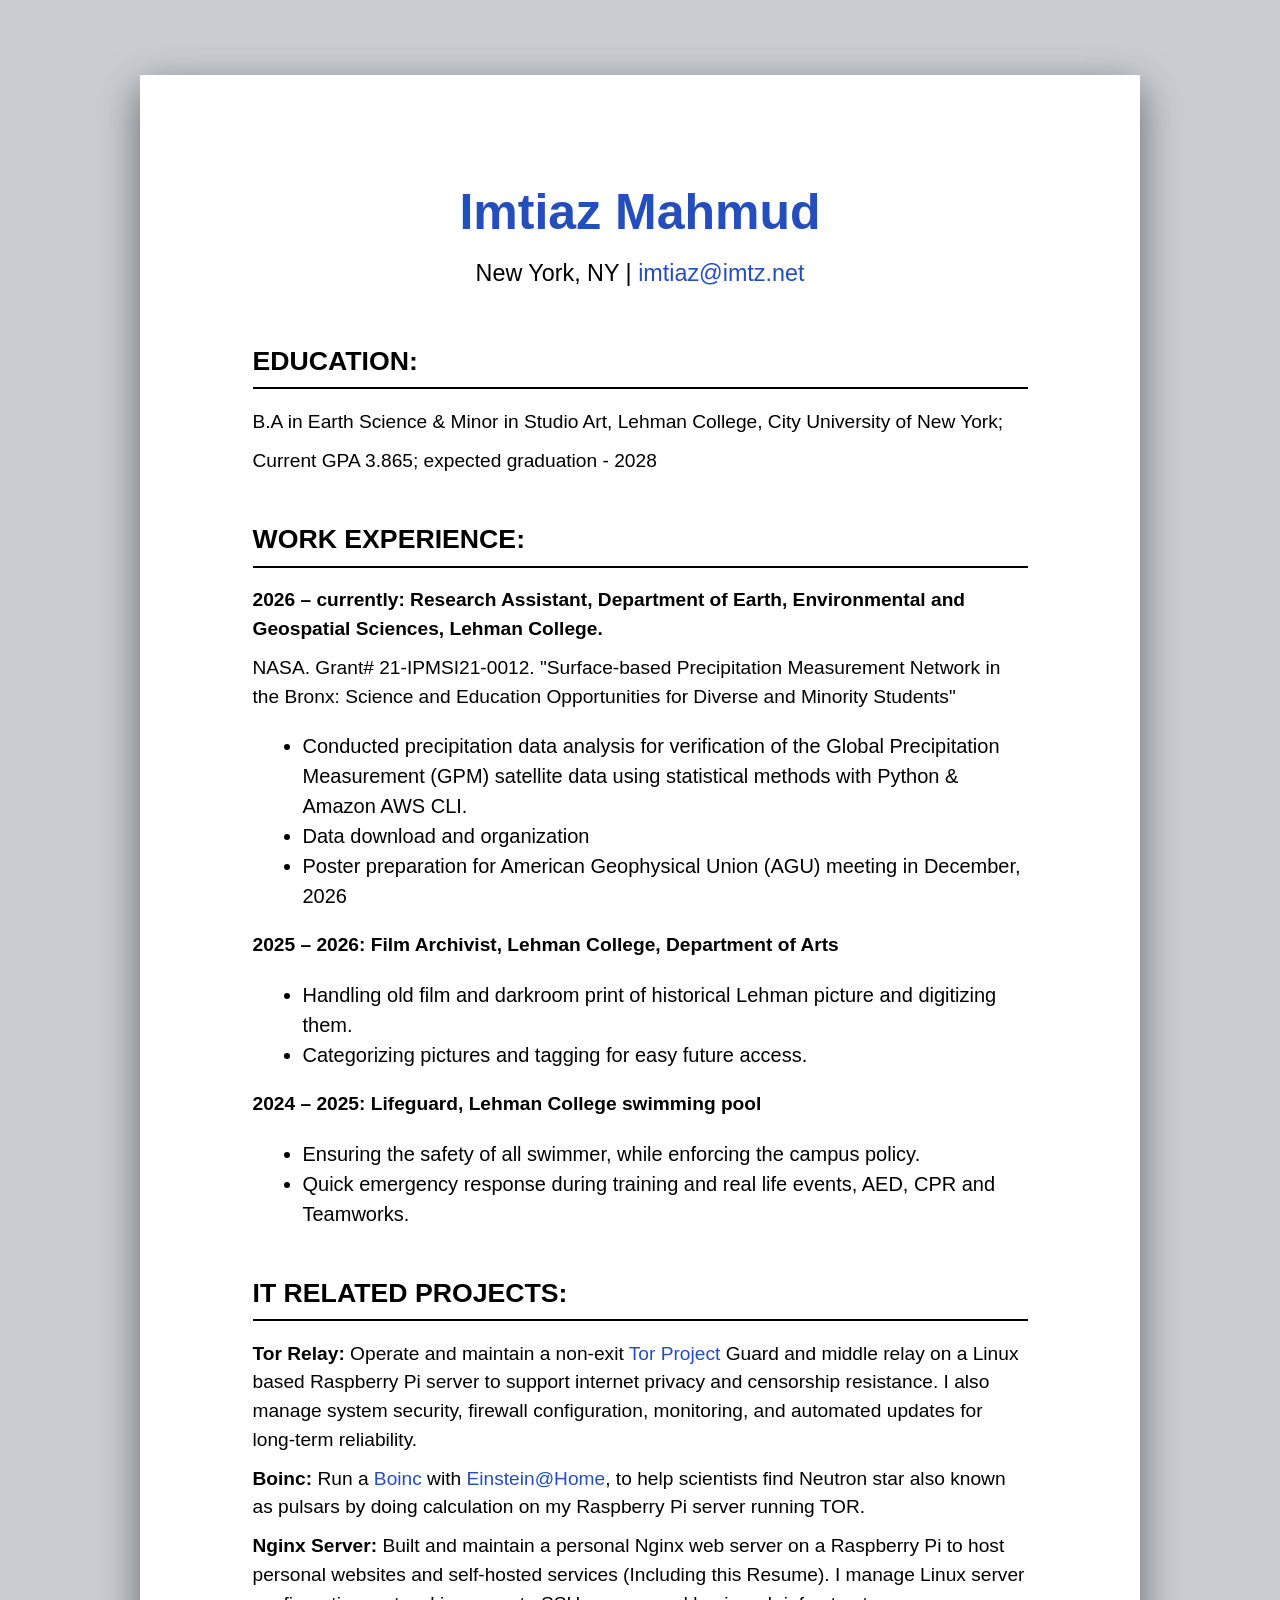
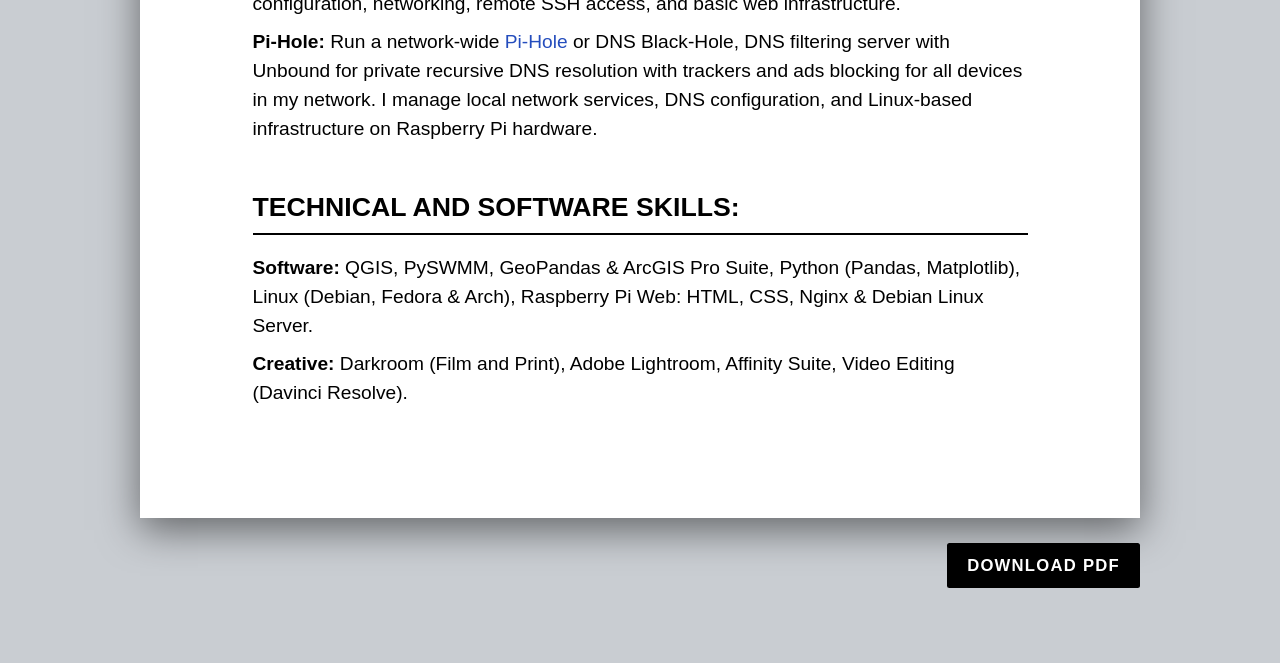
<file: cv/cv.html>
<!DOCTYPE html>
<html lang="en">
<head>
    <meta charset="UTF-8">
    <meta name="viewport" content="width=device-width, initial-scale=1.0">
    <meta name="description" content="Imtiaz Mahmud's CV or Resume|Education,Skills & Jobs.">
    <meta name="keywords" content="imtiaz mahmud, cv, resume, NASA research, Education, work experience">
    <meta name="robots" content="index, follow">
    <meta name="author" content="Imtiaz Mahmud">
    <title>Imtiaz Mahmud | CV</title>
    <link rel="stylesheet" href="cv.css">
    <link rel="icon" type="image/png" sizes="32x32" href="../images/love.png">
</head>
<body>
<body>

    <div class="paper">
    <header>
        <h1> <a href="../index.html">Imtiaz Mahmud</a></h1>
        <p>New York, NY | <a href="mailto:imtiaz@imtz.net">imtiaz@imtz.net</a>
    </header>

    <section>
        <h2>Education:</h2>
        <p>B.A in Earth Science &amp; Minor in Studio Art, Lehman College, City University of New York;</p>
        <p>Current GPA 3.865; expected graduation - 2028</p>
    </section>

    <section>
        <h2>Work Experience:</h2>

        <p><strong>2026 – currently: Research Assistant, Department of Earth, Environmental and Geospatial Sciences, Lehman College.</strong></p>
        <p>NASA. Grant# 21-IPMSI21-0012. "Surface-based Precipitation Measurement Network in the Bronx: Science and Education Opportunities for Diverse and Minority Students"</p>
        <ul>
            <li>Conducted precipitation data analysis for verification of the Global Precipitation Measurement (GPM) satellite data using statistical methods with Python &amp; Amazon AWS CLI.</li>
            <li>Data download and organization</li>
            <li>Poster preparation for American Geophysical Union (AGU) meeting in December, 2026</li>
        </ul>

        <p><strong>2025 – 2026: Film Archivist, Lehman College, Department of Arts</strong></p>
        <ul>
            <li>Handling old film and darkroom print of historical Lehman picture and digitizing them.</li>
            <li>Categorizing pictures and tagging for easy future access.</li>
        </ul>

        <p><strong>2024 – 2025: Lifeguard, Lehman College swimming pool</strong></p>
        <ul>
            <li>Ensuring the safety of all swimmer, while enforcing the campus policy.</li>
            <li>Quick emergency response during training and real life events, AED, CPR and Teamworks.</li>
        </ul>
    </section>

    <section>
        <h2>IT Related Projects:</h2>

        <p><strong>Tor Relay:</strong> Operate and maintain a non-exit <a href="https://www.torproject.org/" target="_blank">Tor Project</a> Guard and middle relay on a Linux based Raspberry Pi server to support internet privacy and censorship resistance. I also manage system security, firewall configuration, monitoring, and automated updates for long-term reliability.</p>

        <p><strong>Boinc:</strong> Run a <a href="https://boinc.berkeley.edu/" target="_blank">Boinc</a> with <a href="https://einsteinathome.org/" target="_blank">Einstein@Home</a>, to help scientists find Neutron star also known as pulsars by doing calculation on my Raspberry Pi server running TOR.</p>

        <p><strong>Nginx Server:</strong> Built and maintain a personal Nginx web server on a Raspberry Pi to host personal websites and self-hosted services (Including this Resume). I manage Linux server configuration, networking, remote SSH access, and basic web infrastructure.</p>

        <p><strong>Pi-Hole:</strong> Run a network-wide <a href="https://pi-hole.net/" target="_blank">Pi-Hole</a> or DNS Black-Hole, DNS filtering server with Unbound for private recursive DNS resolution with trackers and ads blocking for all devices in my network. I manage local network services, DNS configuration, and Linux-based infrastructure on Raspberry Pi hardware.</p>
    </section>

    <section>
        <h2>Technical and Software Skills:</h2>

        <p><strong>Software:</strong> QGIS, PySWMM, GeoPandas &amp; ArcGIS Pro Suite, Python (Pandas, Matplotlib), Linux (Debian, Fedora &amp; Arch), Raspberry Pi Web: HTML, CSS, Nginx &amp; Debian Linux Server.</p>

        <p><strong>Creative:</strong> Darkroom (Film and Print), Adobe Lightroom, Affinity Suite, Video Editing (Davinci Resolve).</p>
    </section>
</div>

<div class="download-container">
    <a href="../cv/Imtiaz_Resume.pdf" download class="download-btn">Download PDF</a>
</div>

</body>
</html>
</file>
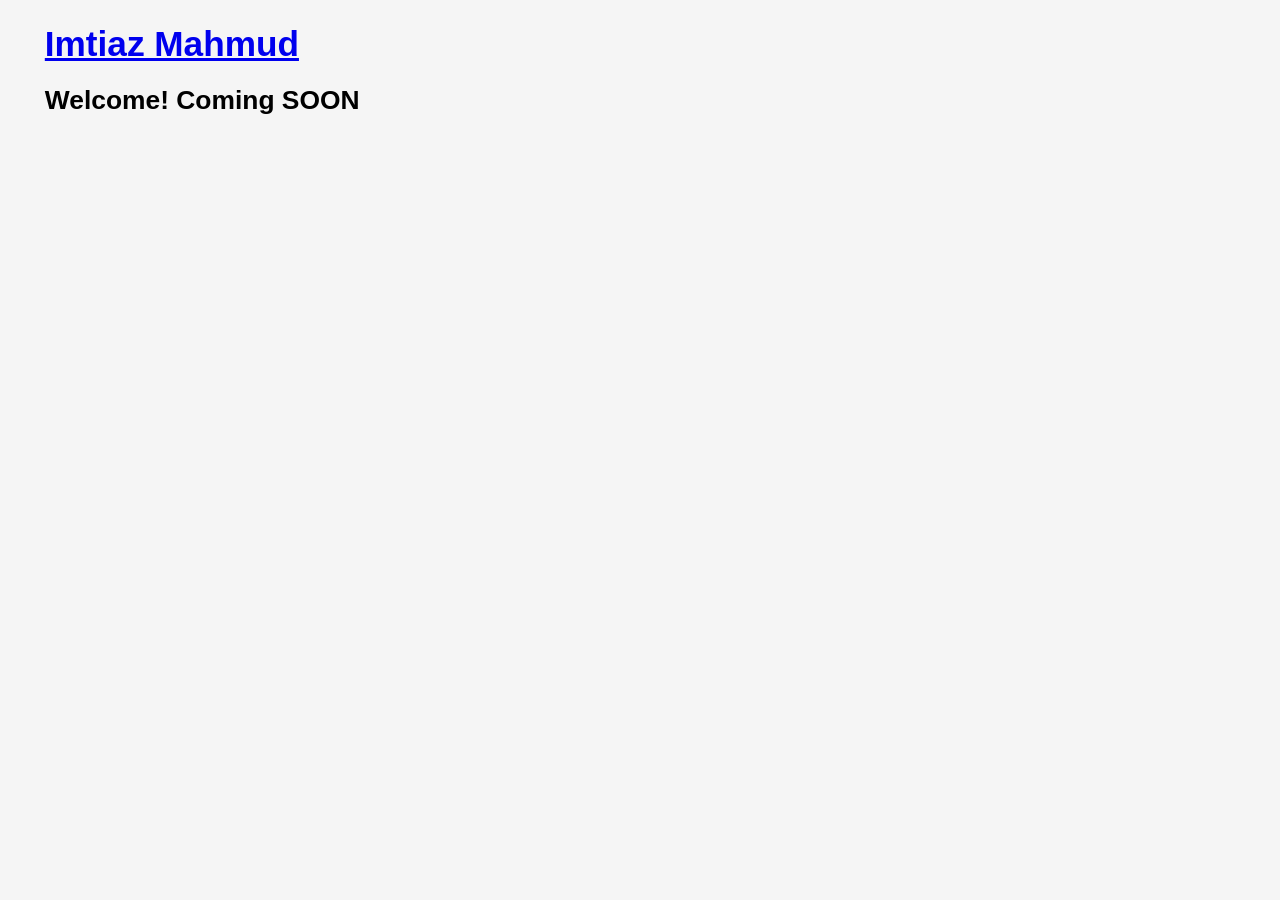
<file: photography/my_photos.html>
<!DOCTYPE html>
<html lang="en">
<head>
    <meta charset="UTF-8">
    <meta name="viewport" content="width=device-width, initial-scale=1.0">
    <meta name="description" content="Imtiaz Mahmud's | My photography section of this website.">
    <meta name="keywords" content="imtiaz mahmud, bronx new york, personal website, photography">
    <meta name="robots" content="index, follow">
    <meta name="author" content="Imtiaz Mahmud">
    <title>Imtiaz Photography</title>
    <link rel="stylesheet" href="../photography/photo.css">
    <link rel="icon" type="image/png" href="../images/love.png">
</head>
<header>
    <h1> <a href="../index.html">Imtiaz Mahmud</a></h1>
    <h2>Welcome! Coming SOON</h2>
</header>

<body>
    
</body>

</html>
</file>
<file: cv/cv.css>
:root {
    --bg-color: #c9cdd2; /* Calm grey desktop background */
    --paper-white: #ffffff;
    --text-color: #000000;
}

body {
    background-color: var(--bg-color);
    font-family:'Segoe UI', Tahoma, Geneva, Verdana, sans-serif;
    color: var(--text-color);
    line-height: 1.5;
    margin: 0;
    padding: 60px 20px;
    display: flex;
    justify-content: center;
    /* Add these two lines: */
    flex-direction: column; 
    align-items: center;
    zoom: 125%;
}

.paper {
    background-color: var(--paper-white);
    width: 100%;
    max-width: 800px; /* Standard letter width */
    padding: 80px 90px; /* Deep margins like a real document */
    box-shadow: 0 10px 30px rgba(0, 0, 0.2, 0.5); /* The float effect */
    box-sizing: border-box;
}

header {
    text-align: center;
    margin-bottom: 40px;
}

h1 {
    font-size: 30pt;
    margin: 0 0 5px 0;
    color:#363434;
}

header p {
    text-align: center;
    font-size: 14pt;
    margin: 0;
}

h2 {
    font-size: 16pt;
    text-transform: uppercase;
    border-bottom: 2.1px solid #000; /* Crisp divider line */
    padding-bottom: 5px;
    margin: 35px 0 15px 0;
}

.entry {
    margin-bottom: 20px;
}

/* This row pushes the title left and the date right automatically */
.row {
    display: flex;
    justify-content: space-between;
    margin-bottom: 5px;
    font-size: 11pt;
}

p {
    font-size: 11.5pt;
    margin: 0 0 8px 0;
    text-align:left; 
}

/* Container to align the button to the right side of the paper */
.download-container {
    width: 100%;
    max-width: 800px;
    text-align: right; 
    margin-top: 20px;
}

/* The Button Styling */
.download-btn {
    display: inline-block;
    background-color: #000;
    color: #fff;
    padding: 8px 16px;
    text-decoration: none;
    font-size: 10pt;
    font-weight: bold;
    text-transform: uppercase;
    letter-spacing: 1px;
    border-radius: 2px;
    transition: background-color 0.2s ease;
}

a {
    color:rgb(36, 77, 189);
    text-decoration: none;
}

.download-btn:hover {
    background-color: #444; /* Slightly lighter black on hover */
}

/* Ensures the button disappears if someone hits Cmd+P / Ctrl+P */
@media print {
    .download-container {
        display: none;
    }
}


/* =========================================
   MOBILE OPTIMIZATION (Screens under 600px)
   ========================================= */
@media (max-width: 600px) {
    body {
        padding: 5px 5px; /* Reduces the grey background gap at the top */
    }

    .paper {
        padding: 5px 5px; /* Dramatically reduces inside margins so text has room to breathe */
    }

    h1 {
        font-size: 22pt; /* Scales down the main name */
    }

    header p {
        font-size: 11pt; /* Shrinks contact info so it doesn't awkwardly break into 3 lines */
    }

    h2 {
        font-size: 12pt; /* Slightly smaller section headers */
        margin: 25px 0 10px 0; 
    }

    /* Fixes the "Title / Date" crash on small screens */
    .row {
        flex-direction: column; /* Stacks the date underneath the title instead of side-by-side */
        margin-bottom: 8px;
    }

    .row span {
        color: #555; /* Makes the date slightly grey so it visually separates from the bold title */
        font-size: 10pt;
        margin-top: 2px;
    }

    /* Optimizes the button for thumbs */
    .download-container {
        text-align: center; /* Centers the button on mobile */
    }

    .download-btn {
        width: 100%; /* Makes the button span the full width of the screen for an easy tap */
        box-sizing: border-box;
    }
}
</file>
<file: photography/photo.css>
:root{
    font-family:"Inter", sans-serif;
}
body{
    font-family: "Inter", sans-serif;
    background-color: whitesmoke;
    font-size: 1.1rem;

    margin: 0 3.5%;

    min-height: 100vh;

    display: flex;
    flex-direction: column;
}
main{
    flex:1;
}
h1{
    font-family: "Comic Sans MS", cursive, sans-serif;
    color: rgb(213, 10, 10);
    margin-bottom:5px 
}
</file>
